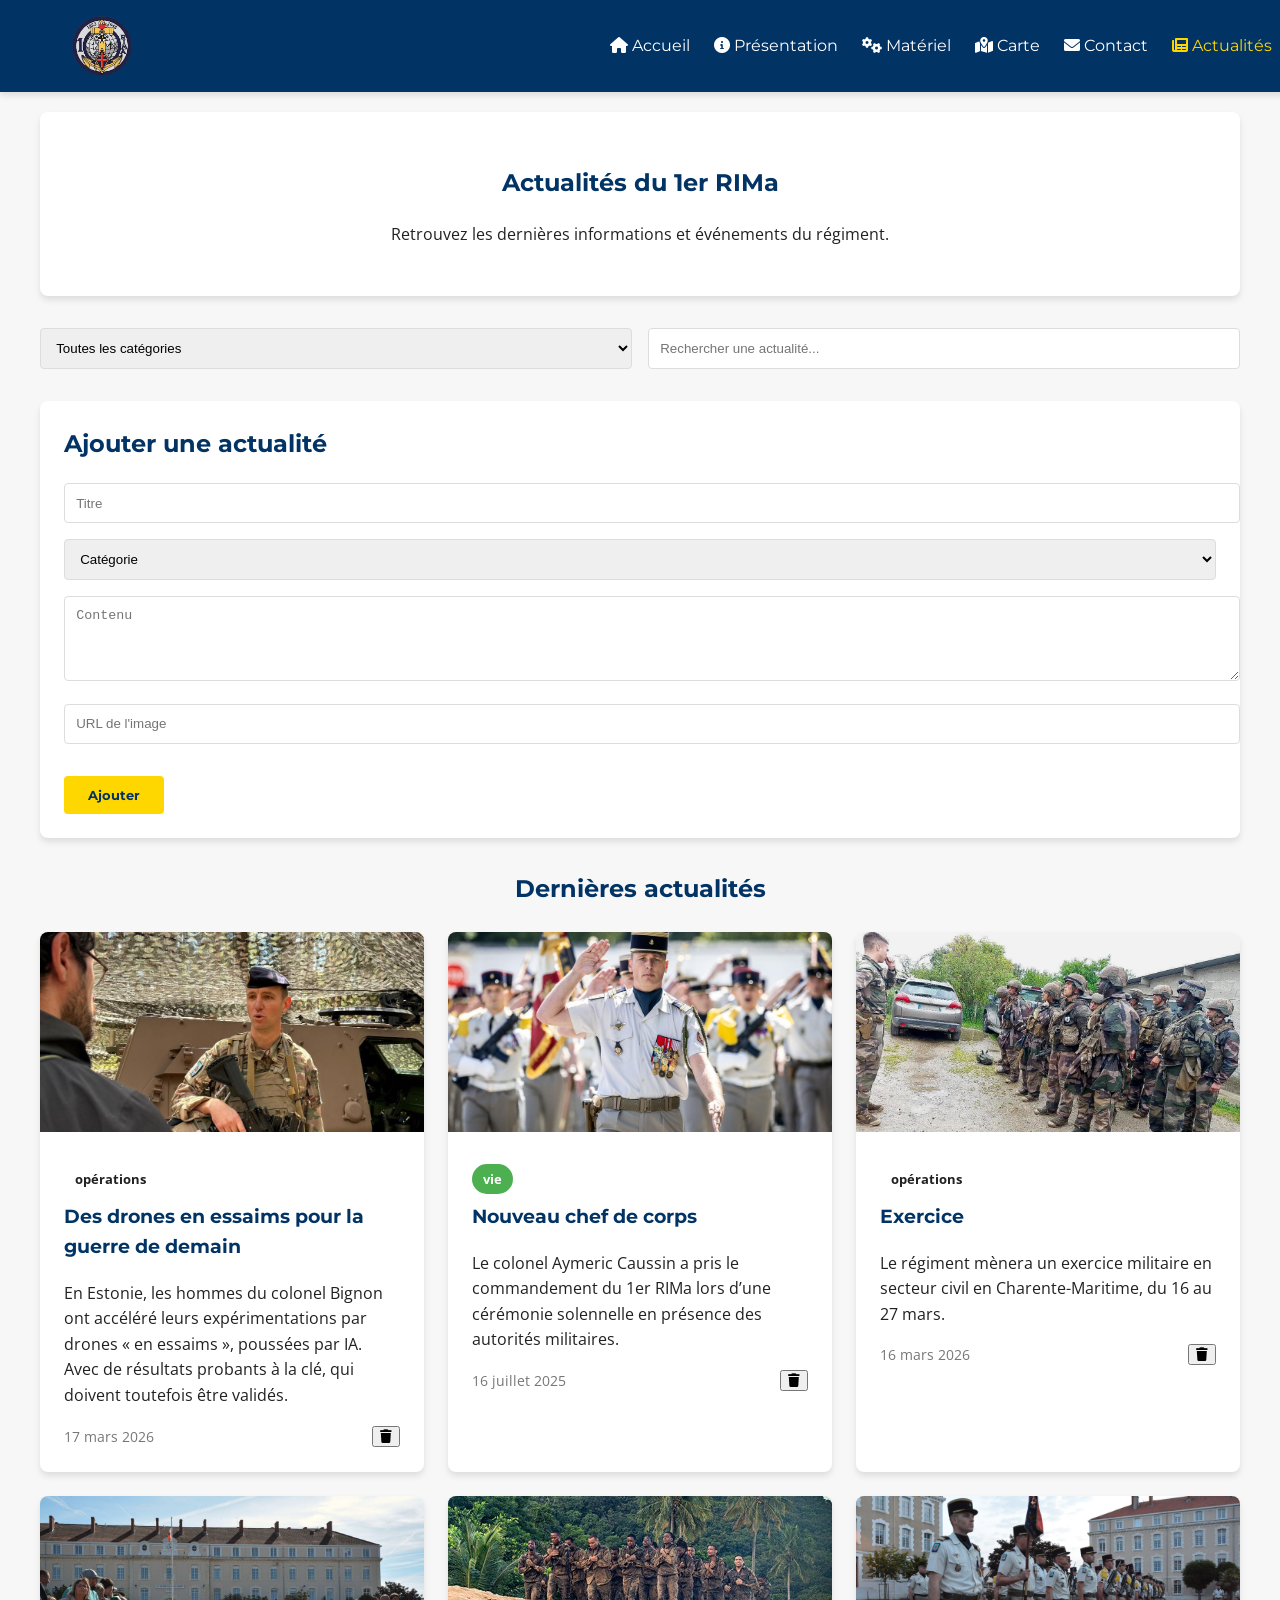
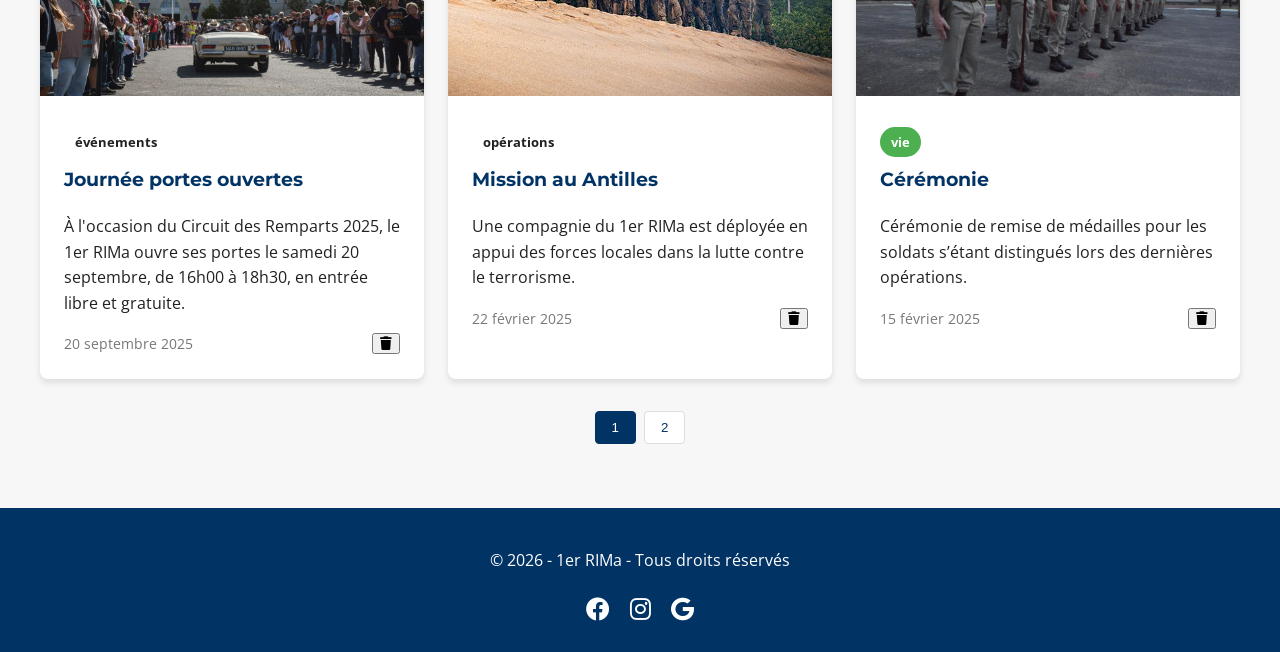
<file: actualites.html>
<!DOCTYPE html>
<html lang="fr">

<head>
    <meta charset="UTF-8">
    <meta name="viewport" content="width=device-width, initial-scale=1.0">
    <title>1er RIMa - Actualités</title>
    <link rel="stylesheet" href="assets/css/style.css">
    <link href="https://fonts.googleapis.com/css2?family=Montserrat:wght@400;700&family=Open+Sans&display=swap"
        rel="stylesheet">
    <link rel="stylesheet" href="https://cdnjs.cloudflare.com/ajax/libs/font-awesome/6.0.0/css/all.min.css">
    <link rel="icon" type="image/png" href="assets/img/logo-rima1.png"/>
</head>

<body>
    <header>
        <!-- En-tête avec logo et navigation -->
        <div class="header-content">
            <img src="assets/img/logo-rima1.png" alt="Logo 1er RIMa" class="logo">
            <nav>
                <ul>
                    <li><a href="index.html"><i class="fas fa-home"></i> Accueil</a></li>
                    <li><a href="presentation.html"><i class="fas fa-info-circle"></i> Présentation</a></li>
                    <li><a href="materiel.html"><i class="fa-solid fa-gears"></i> Matériel</a></li>
                    <li><a href="carte.html"><i class="fas fa-map-marked-alt"></i> Carte</a></li>
                    <li><a href="contact.html"><i class="fas fa-envelope"></i> Contact</a></li>
                    <li><a href="actualites.html" class="active"><i class="fas fa-newspaper"></i> Actualités</a></li>
                </ul>
            </nav>
        </div>
    </header>

    <main>
        <section class="page-header">
            <h1>Actualités du 1er RIMa</h1>
            <p>Retrouvez les dernières informations et événements du régiment.</p>
        </section>
        <!-- Section principale avec liste des actualités, formulaire d'ajout et filtres -->
        <section class="news-controls">
            <div class="news-filters">
                <select id="news-filter">
                    <option value="all">Toutes les catégories</option>
                    <option value="opérations">Opérations</option>
                    <option value="vie">Vie du régiment</option>
                    <option value="événements">Événements</option>
                </select>
                <input type="text" id="news-search" placeholder="Rechercher une actualité...">
            </div>
            <!-- Formulaire d'ajout d'une actualité -->
            <form id="add-news" class="add-news-form">
                <h2>Ajouter une actualité</h2>
                <input type="text" id="titre" placeholder="Titre" required>
                <select id="categorie" required>
                    <option value="">Catégorie</option>
                    <option value="opérations">Opérations</option>
                    <option value="vie">Vie du régiment</option>
                    <option value="événements">Événements</option>
                </select>
                <textarea id="contenu" placeholder="Contenu" rows="4" required></textarea>
                <input type="text" id="image" placeholder="URL de l'image">
                <button type="submit" class="btn btn-primary">Ajouter</button>
            </form>
        </section>
        <!-- Section de la liste des actualités avec pagination -->
        <section class="news-list">
            <h2>Dernières actualités</h2>
            <div id="news-grid"></div>
            <div id="pagination"></div>
        </section>
    </main>
</body>
    <footer>
        <p>&copy; 2026 - 1er RIMa - Tous droits réservés</p>
        <div class="social">
            <a
                href="https://www.google.com/url?sa=t&source=web&rct=j&opi=89978449&url=https://www.facebook.com/1rima.angouleme/%3Flocale%3Dfr_FR&ved=2ahUKEwiPndibvpyTAxVGTKQEHWU3MF8QFnoECCgQAQ&usg=AOvVaw1VVlHI4tHIR2O_pkS5MPee"><i
                    class="fab fa-facebook"></i></a>
            <a
                href="https://www.google.com/url?sa=t&source=web&rct=j&opi=89978449&url=https://www.instagram.com/1errima/&ved=2ahUKEwiNsKC7vpyTAxV7UaQEHWPlEs4QFnoECB0QAQ&usg=AOvVaw0V8v_R252Jy3zpr_zFeJng"><i
                    class="fab fa-instagram"></i></a>
            <a href="https://www.sengager.fr/tous-nos-regiments/1er-regiment-dinfanterie-de-marine"><i
                    class="fa-brands fa-google"></i></a>

        </div>
    </footer>
    <!-- Script pour la gestion des actualités -->
    <script src="assets/js/news.js"></script>


</html>
</file>
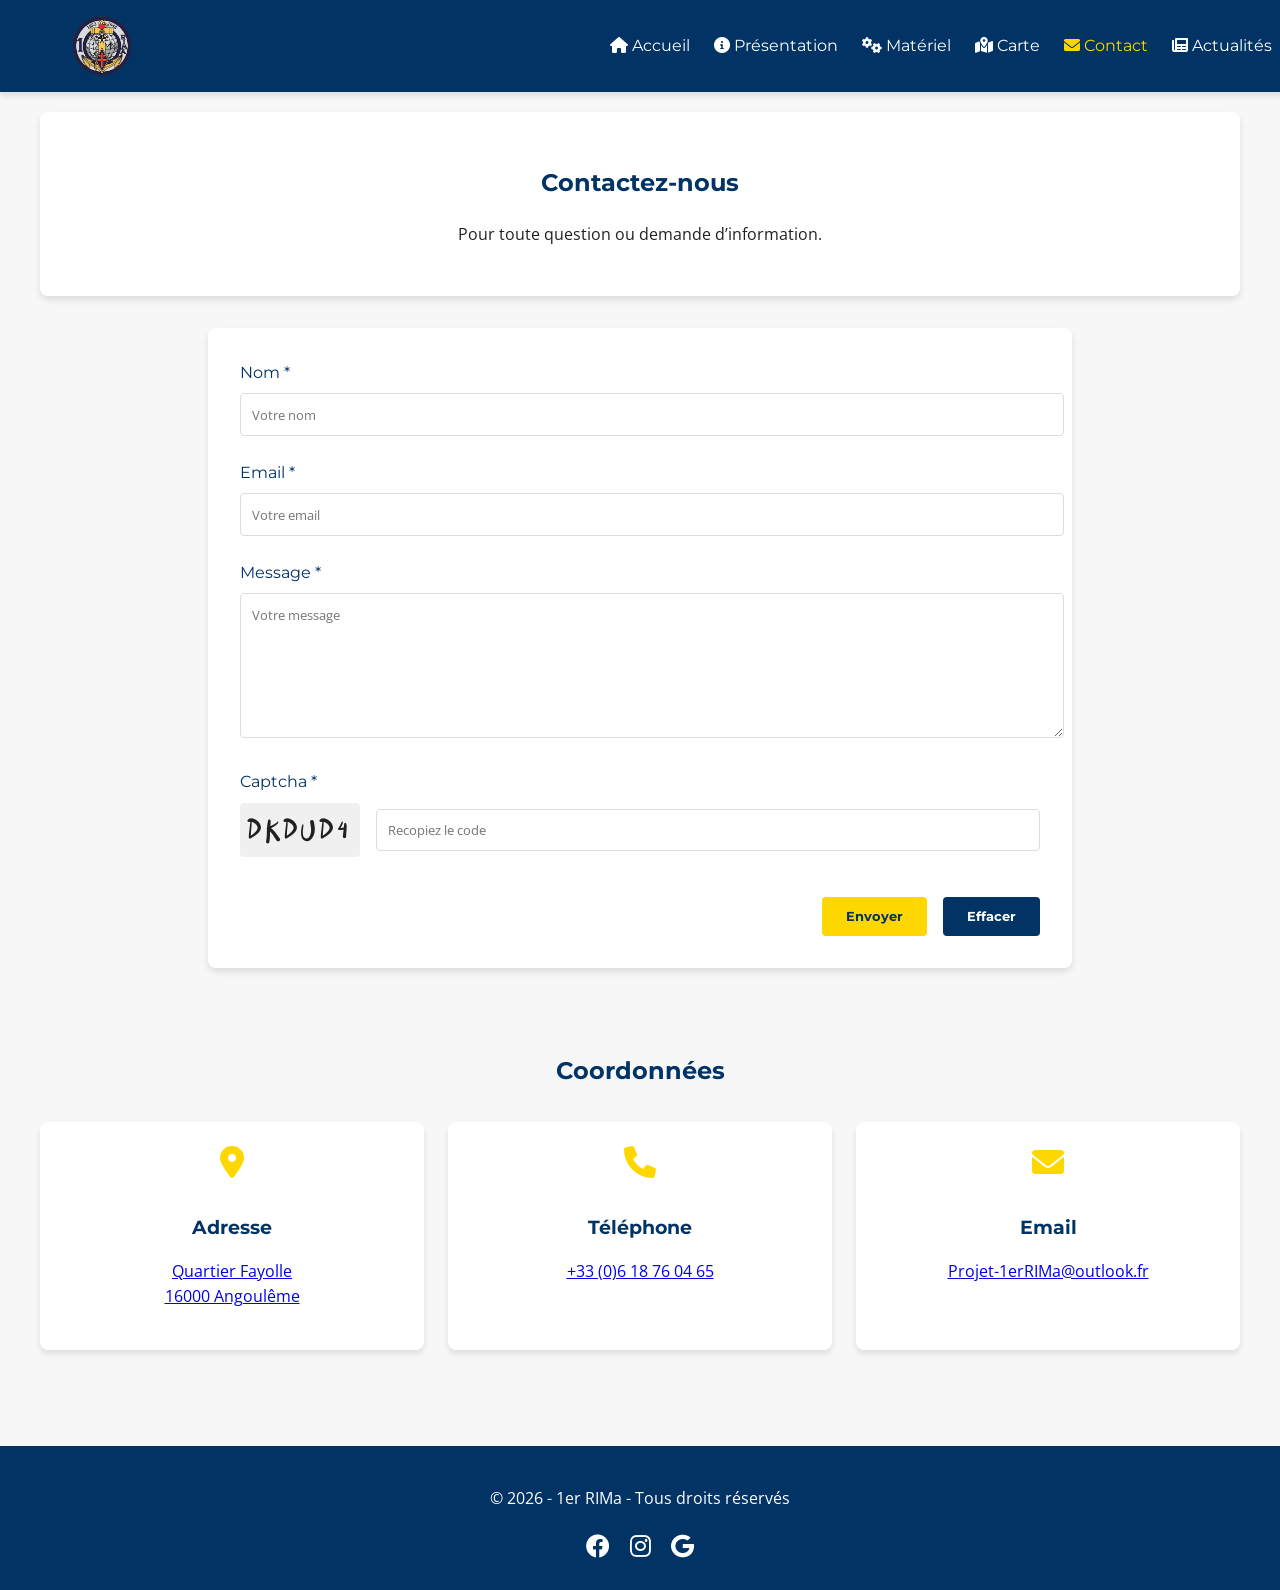
<file: contact.html>
<!DOCTYPE html>
<html lang="fr">

<head>
    <meta charset="UTF-8">
    <meta name="viewport" content="width=device-width, initial-scale=1.0">
    <title>1er RIMa - Contact</title>
    <link rel="stylesheet" href="assets/css/style.css">
    <link href="https://fonts.googleapis.com/css2?family=Montserrat:wght@400;700&family=Open+Sans&display=swap"
        rel="stylesheet">
    <link rel="stylesheet" href="https://cdnjs.cloudflare.com/ajax/libs/font-awesome/6.0.0/css/all.min.css">
    <link rel="icon" type="image/png" href="assets/img/logo-rima1.png"/>
</head>

<body>
    <!-- En-tête avec logo et navigation -->
    <header>
        <div class="header-content">
            <img src="assets/img/logo-rima1.png" alt="Logo 1er RIMa" class="logo">
            <nav>
                <ul>
                    <li><a href="index.html"><i class="fas fa-home"></i> Accueil</a></li>
                    <li><a href="presentation.html"><i class="fas fa-info-circle"></i> Présentation</a></li>
                    <li><a href="materiel.html"><i class="fa-solid fa-gears"></i> Matériel</a></li>
                    <li><a href="carte.html"><i class="fas fa-map-marked-alt"></i> Carte</a></li>
                    <li><a href="contact.html" class="active"><i class="fas fa-envelope"></i> Contact</a></li>
                    <li><a href="actualites.html"><i class="fas fa-newspaper"></i> Actualités</a></li>
                </ul>
            </nav>
        </div>
    </header>
    <!-- Section principale avec formulaire de contact et coordonnées -->
    <main>
        <section class="page-header">
            <h1>Contactez-nous</h1>
            <p>Pour toute question ou demande d’information.</p>
        </section>
        <!-- Formulaire de contact avec validation et message de succès -->
        <section class="contact-form">
            <form id="contact-form">
                <div class="form-group">
                    <label for="nom">Nom *</label>
                    <input type="text" id="nom" placeholder="Votre nom" required>
                    <span class="error-message"></span>
                </div>
                <div class="form-group">
                    <label for="email">Email *</label>
                    <input type="email" id="email" placeholder="Votre email" required>
                    <span class="error-message"></span>
                </div>
                <div class="form-group">
                    <label for="message">Message *</label>
                    <textarea id="message" placeholder="Votre message" rows="5" required></textarea>
                    <span class="error-message"></span>
                </div>
                <div class="form-group">
                    <label for="captcha">Captcha *</label>
                    <div class="captcha-container">
                        <span id="captcha-text" class="captcha-text"></span>
                        <input type="text" id="captcha" placeholder="Recopiez le code" required>
                    </div>
                    <span class="error-message"></span>
                </div>
                <div class="form-actions">
                    <button type="submit" class="btn btn-primary">Envoyer</button>
                    <button type="reset" class="btn btn-secondary">Effacer</button>
                </div>
            </form>
            <div id="success-message" class="success-message hidden">
                <i class="fas fa-check-circle"></i>
                <h2>Message envoyé avec succès !</h2>
                <p>Nous vous répondrons dans les plus brefs délais.</p>
            </div>
        </section>
        <!-- Section avec les coordonnées du régiment -->
        <section class="contact-info">
            <h2>Coordonnées</h2>
            <div class="info-grid">
                <div class="info-card">
                    <i class="fas fa-map-marker-alt"></i>
                    <h3>Adresse</h3>
                    <p><a href="https://maps.app.goo.gl/d31cfvhTEdwEM3AKA" >Quartier Fayolle<br>16000 Angoulême</a></p>
                </div>
                <div class="info-card">
                    <i class="fas fa-phone"></i>
                    <h3>Téléphone</h3>
                    <p><a href="tel:0618760465">+33 (0)6 18 76 04 65</a></p>
                </div>
                <div class="info-card">
                    <i class="fas fa-envelope"></i>
                    <h3>Email</h3>
                    <p><a href="mailto:Projet-1erRIMa@outlook.fr">Projet-1erRIMa@outlook.fr</a></p>
                </div>
            </div>
        </section>
    </main>
   </body>
    <footer>
        <p>&copy; 2026 - 1er RIMa - Tous droits réservés</p>
        <div class="social">
            <a
                href="https://www.google.com/url?sa=t&source=web&rct=j&opi=89978449&url=https://www.facebook.com/1rima.angouleme/%3Flocale%3Dfr_FR&ved=2ahUKEwiPndibvpyTAxVGTKQEHWU3MF8QFnoECCgQAQ&usg=AOvVaw1VVlHI4tHIR2O_pkS5MPee"><i
                    class="fab fa-facebook"></i></a>
            <a
                href="https://www.google.com/url?sa=t&source=web&rct=j&opi=89978449&url=https://www.instagram.com/1errima/&ved=2ahUKEwiNsKC7vpyTAxV7UaQEHWPlEs4QFnoECB0QAQ&usg=AOvVaw0V8v_R252Jy3zpr_zFeJng"><i
                    class="fab fa-instagram"></i></a>
            <a href="https://www.sengager.fr/tous-nos-regiments/1er-regiment-dinfanterie-de-marine"><i
                    class="fa-brands fa-google"></i></a>

           
        </div>
      
    </footer>

    <script src="assets/js/contact.js"></script>


</html>
</file>
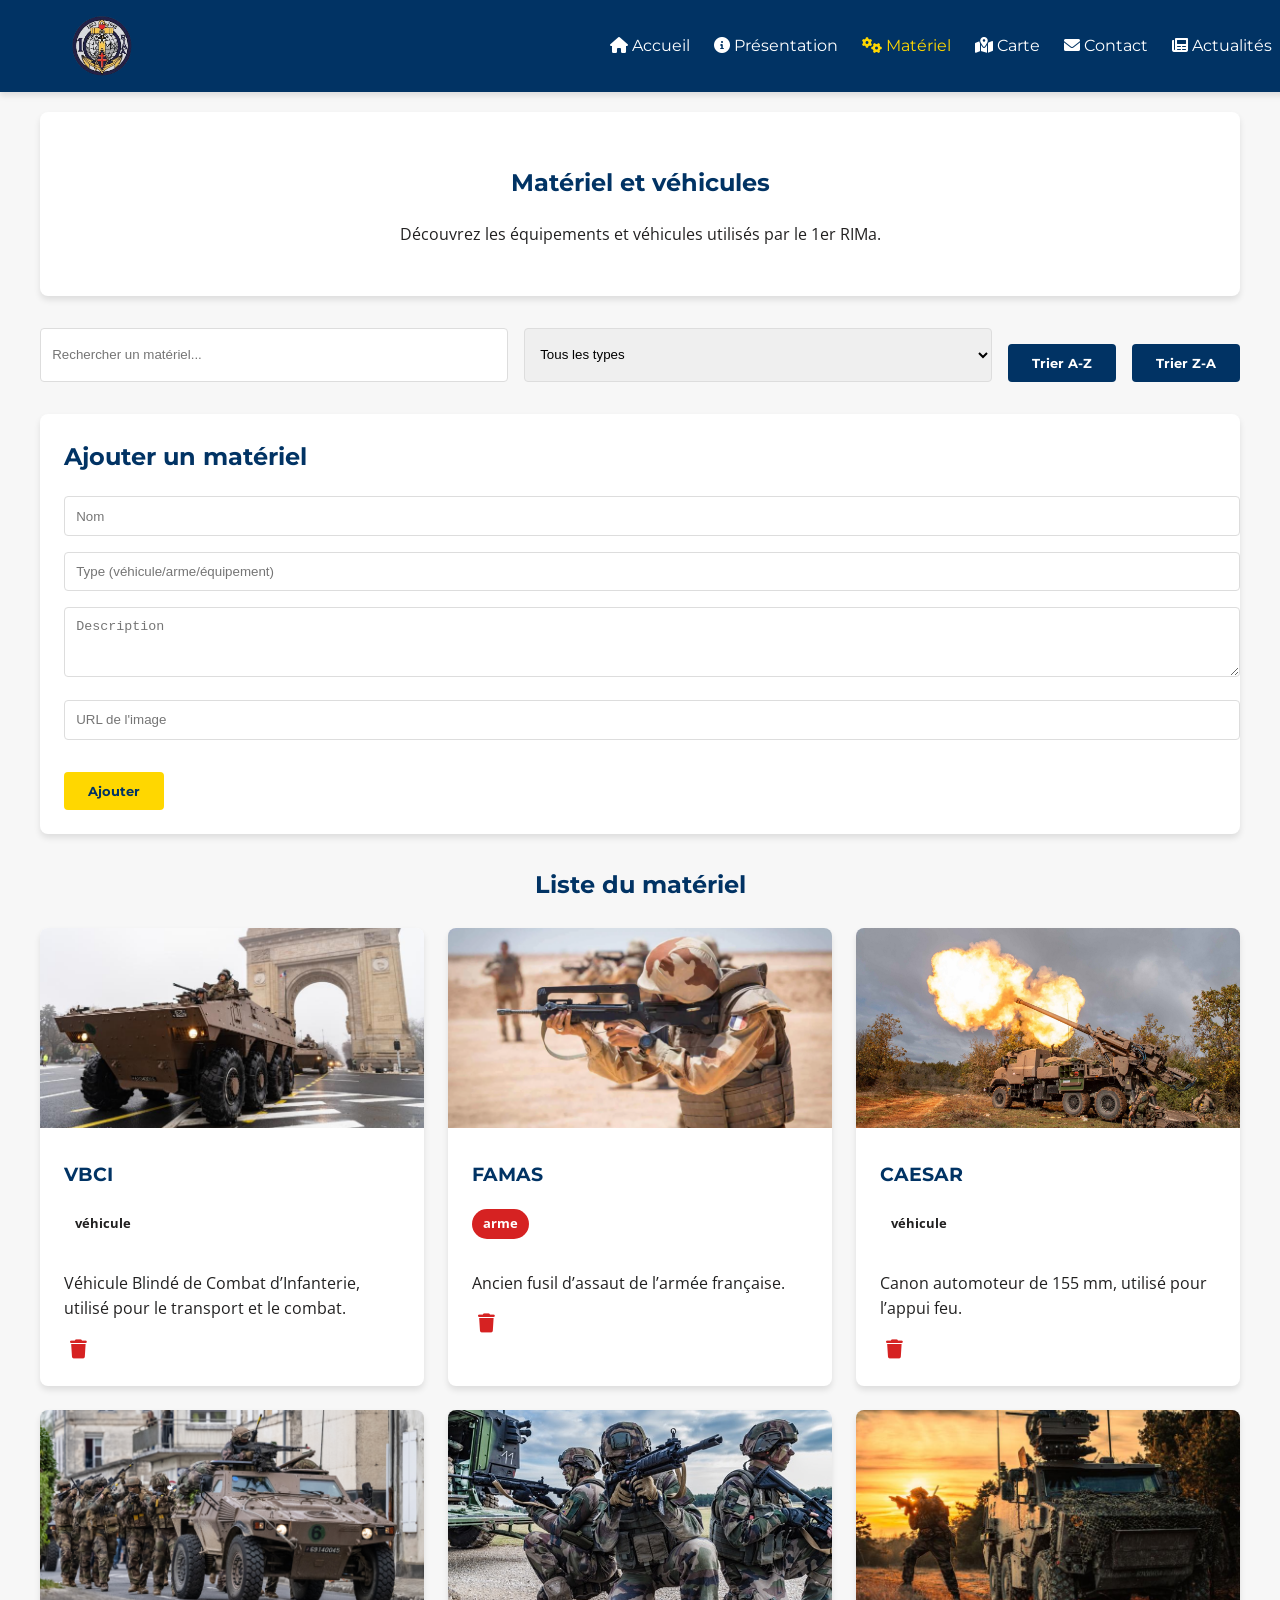
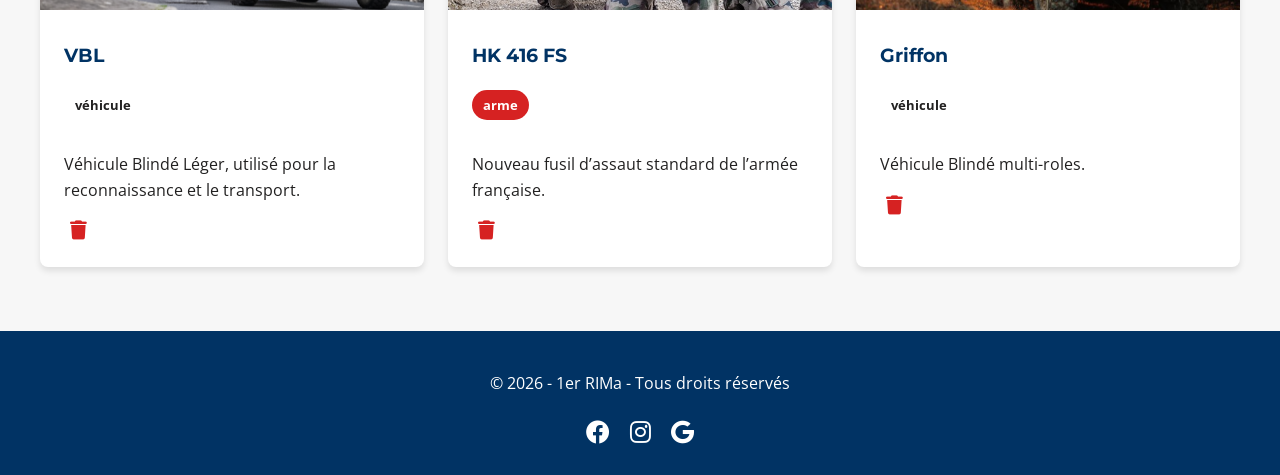
<file: materiel.html>
<!DOCTYPE html>
<html lang="fr">

<head>
    <meta charset="UTF-8">
    <meta name="viewport" content="width=device-width, initial-scale=1.0">
    <title>1er RIMa - Matériel</title>
    <link rel="stylesheet" href="assets/css/style.css">
    <link href="https://fonts.googleapis.com/css2?family=Montserrat:wght@400;700&family=Open+Sans&display=swap"
        rel="stylesheet">
    <link rel="stylesheet" href="https://cdnjs.cloudflare.com/ajax/libs/font-awesome/6.0.0/css/all.min.css">
    <link rel="icon" type="image/png" href="assets/img/logo-rima1.png"/>
</head>

<body>
    <!-- En-tête avec logo et navigation -->
    <header>
        <div class="header-content">
            <img src="assets/img/logo-rima1.png" alt="Logo 1er RIMa" class="logo">
            <nav>
                <ul>
                    <li><a href="index.html"><i class="fas fa-home"></i> Accueil</a></li>
                    <li><a href="presentation.html"><i class="fas fa-info-circle"></i> Présentation</a></li>
                    <li><a href="materiel.html" class="active"><i class="fa-solid fa-gears"></i></i> Matériel</a></li>
                    <li><a href="carte.html"><i class="fas fa-map-marked-alt"></i> Carte</a></li>
                    <li><a href="contact.html"><i class="fas fa-envelope"></i> Contact</a></li>
                    <li><a href="actualites.html"><i class="fas fa-newspaper"></i> Actualités</a></li>
                </ul>
            </nav>
        </div>
    </header>
    <!-- Section principale avec liste du matériel, formulaire d'ajout et filtres -->
    <main>
        <section class="page-header">
            <h1>Matériel et véhicules</h1>
            <p>Découvrez les équipements et véhicules utilisés par le 1er RIMa.</p>
        </section>

        <section class="materiel-controls">
            <div class="search-filter">
                <input type="text" id="search" placeholder="Rechercher un matériel...">
                <select id="filter-type">
                    <option value="all">Tous les types</option>
                    <option value="véhicule">Véhicules</option>
                    <option value="arme">Armes</option>
                    <option value="équipement">Équipements</option>
                </select>
                <!-- Boutons de tri -->
                <button id="sort-az" class="btn btn-secondary">Trier A-Z</button>
                <button id="sort-za" class="btn btn-secondary">Trier Z-A</button>
            </div>
            <!-- Formulaire d'ajout de matériel -->
            <form id="add-materiel" class="add-form">
                <h2>Ajouter un matériel</h2>
                <input type="text" id="nom" placeholder="Nom" required>
                <input type="text" id="type" placeholder="Type (véhicule/arme/équipement)" required>
                <textarea id="description" placeholder="Description" rows="3"></textarea>
                <input type="text" id="image" placeholder="URL de l'image">
                <button type="submit" class="btn btn-primary">Ajouter</button>
            </form>
        </section>

        <section class="materiel-list">
            <h2>Liste du matériel</h2>
            <div id="materiel-grid"></div>
        </section>
    </main>
 </body>
    <footer>
        <p>&copy; 2026 - 1er RIMa - Tous droits réservés</p>
        <div class="social">
            <a
                href="https://www.google.com/url?sa=t&source=web&rct=j&opi=89978449&url=https://www.facebook.com/1rima.angouleme/%3Flocale%3Dfr_FR&ved=2ahUKEwiPndibvpyTAxVGTKQEHWU3MF8QFnoECCgQAQ&usg=AOvVaw1VVlHI4tHIR2O_pkS5MPee"><i
                    class="fab fa-facebook"></i></a>
            <a
                href="https://www.google.com/url?sa=t&source=web&rct=j&opi=89978449&url=https://www.instagram.com/1errima/&ved=2ahUKEwiNsKC7vpyTAxV7UaQEHWPlEs4QFnoECB0QAQ&usg=AOvVaw0V8v_R252Jy3zpr_zFeJng"><i
                    class="fab fa-instagram"></i></a>
            <a href="https://www.sengager.fr/tous-nos-regiments/1er-regiment-dinfanterie-de-marine"><i
                    class="fa-brands fa-google"></i></a>

        </div>
       
    </footer>
    <!-- Script pour la gestion du matériel -->
    <script src="assets/js/materiel.js"></script>


</html>
</file>
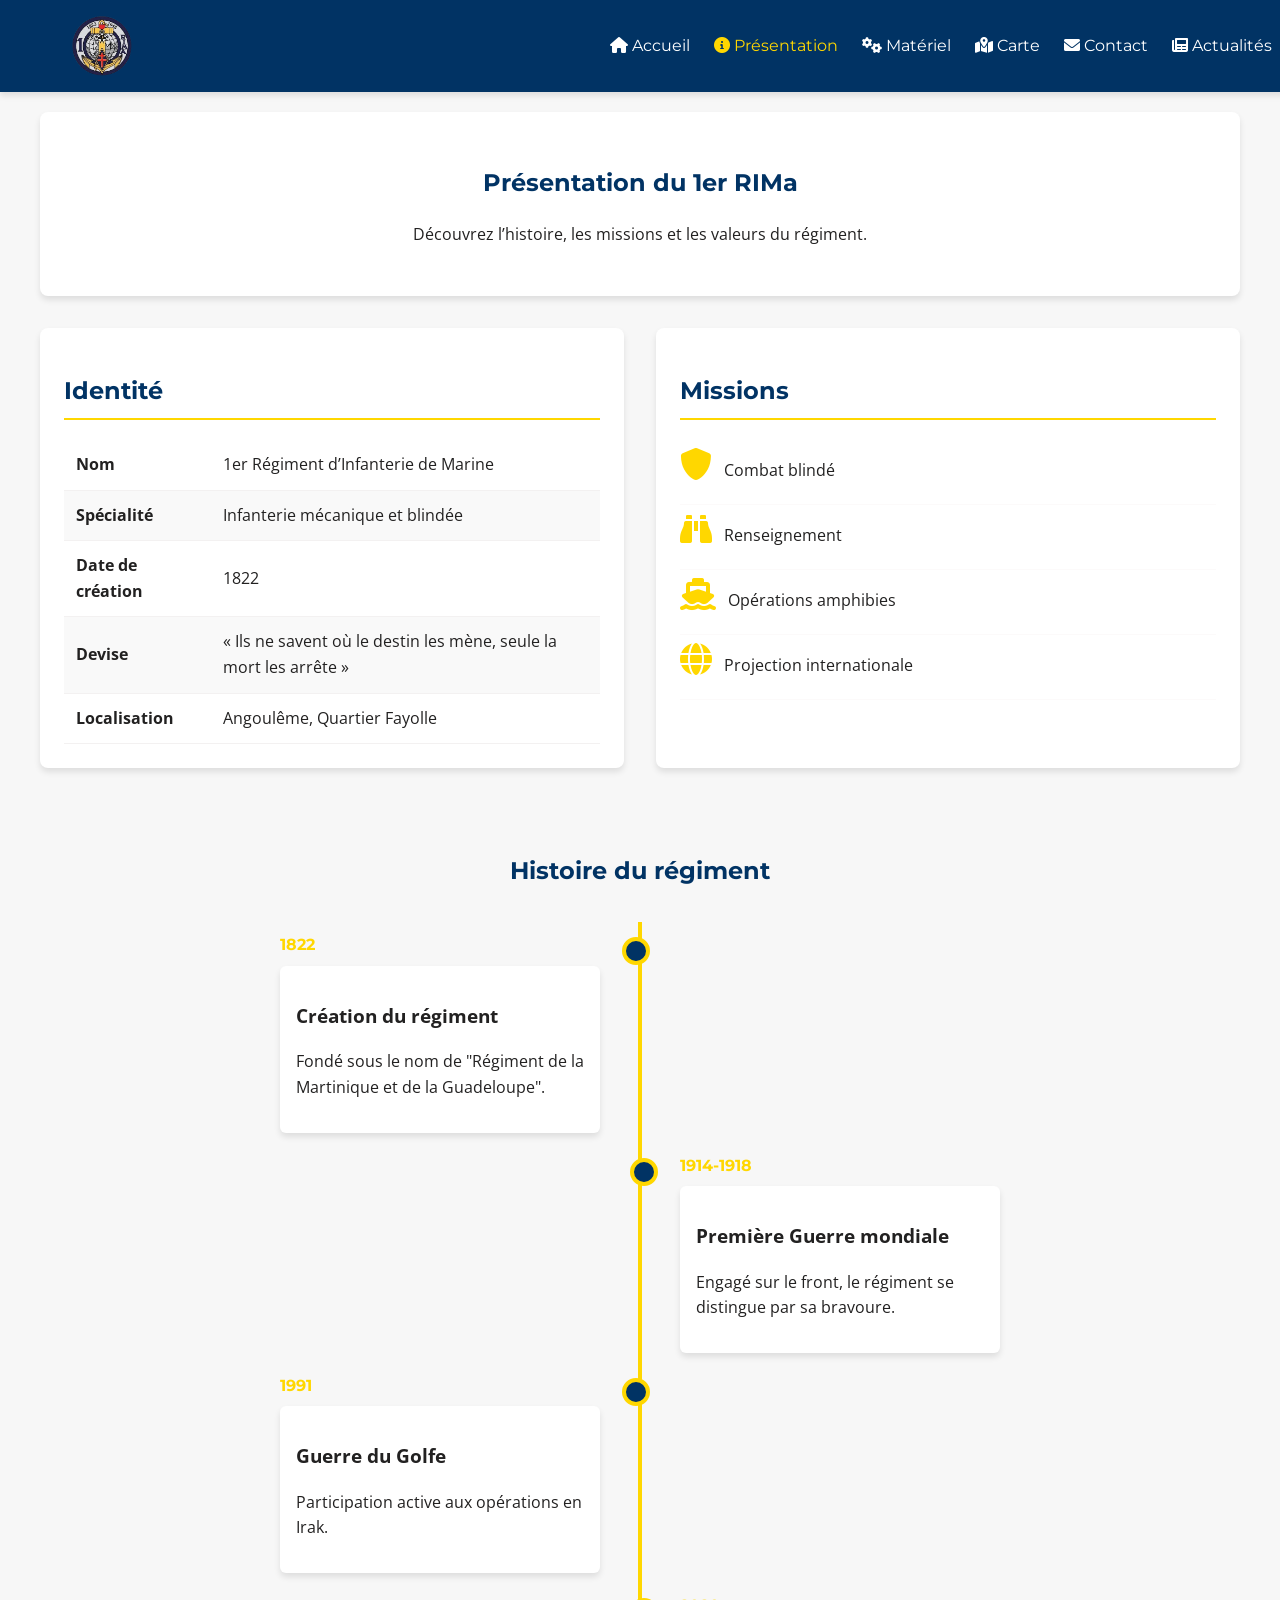
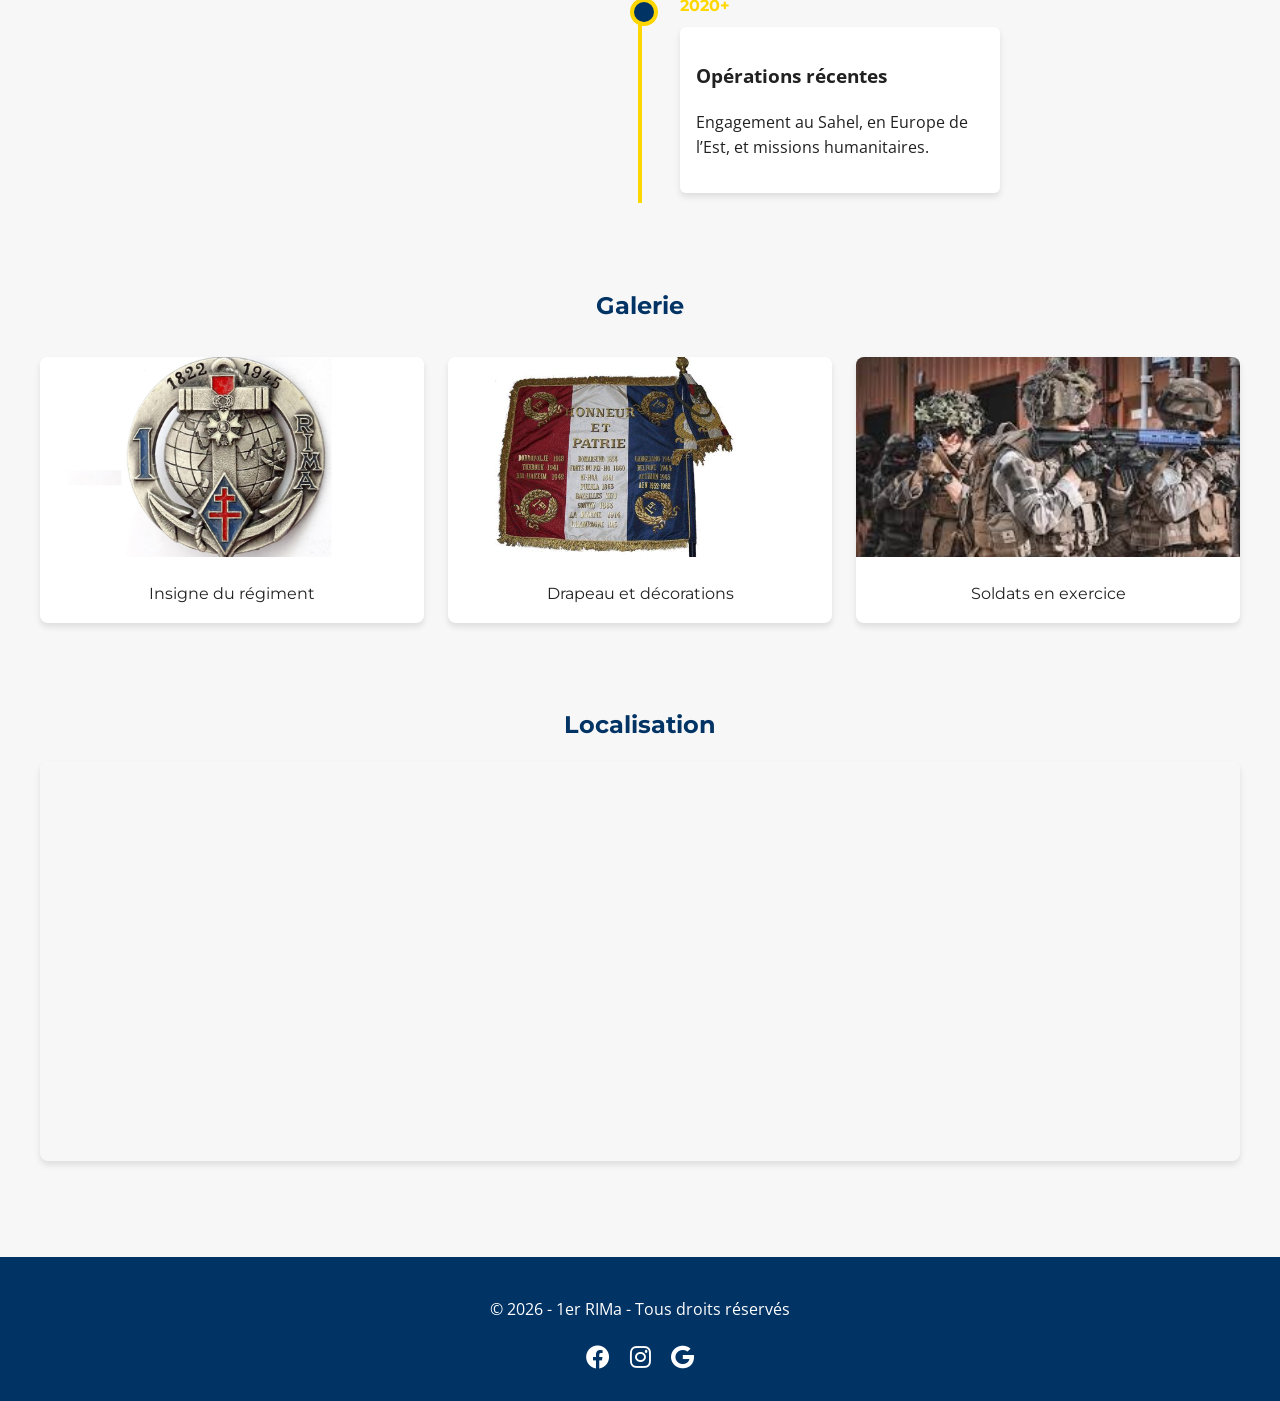
<file: presentation.html>
<!DOCTYPE html>
<html lang="fr">

<head>
    <meta charset="UTF-8">
    <meta name="viewport" content="width=device-width, initial-scale=1.0">
    <title>1er RIMa - Présentation</title>
    <link rel="stylesheet" href="assets/css/style.css">
    <link href="https://fonts.googleapis.com/css2?family=Montserrat:wght@400;700&family=Open+Sans&display=swap"
        rel="stylesheet">
    <link rel="stylesheet" href="https://cdnjs.cloudflare.com/ajax/libs/font-awesome/6.0.0/css/all.min.css">
    <link rel="icon" type="image/png" href="assets/img/logo-rima1.png"/>
</head>

<body>
    <!-- En-tête avec logo et navigation -->
    <header>
        <div class="header-content">
            <img src="assets/img/logo-rima1.png" alt="Logo 1er RIMa" class="logo">
            <nav>
                <ul>
                    <li><a href="index.html"><i class="fas fa-home"></i> Accueil</a></li>
                    <li><a href="presentation.html" class="active"><i class="fas fa-info-circle"></i> Présentation</a>
                    </li>
                    <li><a href="materiel.html"><i class="fa-solid fa-gears"></i> Matériel</a></li>
                    <li><a href="carte.html"><i class="fas fa-map-marked-alt"></i> Carte</a></li>
                    <li><a href="contact.html"><i class="fas fa-envelope"></i> Contact</a></li>
                    <li><a href="actualites.html"><i class="fas fa-newspaper"></i> Actualités</a></li>
                </ul>
            </nav>
        </div>
    </header>

    <main>
        <!-- Section principale avec présentation du régiment, histoire, missions et galerie -->
        <section class="page-header">
            <h1>Présentation du 1er RIMa</h1>
            <p>Découvrez l’histoire, les missions et les valeurs du régiment.</p>
        </section>

        <section class="unit-info">
            <div class="info-card">
                <h2>Identité</h2>
                <table>
                    <tr>
                        <th>Nom</th>
                        <td>1er Régiment d’Infanterie de Marine</td>
                    </tr>
                    <tr>
                        <th>Spécialité</th>
                        <td>Infanterie mécanique et blindée</td>
                    </tr>
                    <tr>
                        <th>Date de création</th>
                        <td>1822</td>
                    </tr>
                    <tr>
                        <th>Devise</th>
                        <td>« Ils ne savent où le destin les mène, seule la mort les arrête »</td>
                    </tr>
                    <tr>
                        <th>Localisation</th>
                        <td>Angoulême, Quartier Fayolle</td>
                    </tr>
                </table>
            </div>
            <div class="info-card">
                <h2>Missions</h2>
                <ul class="missions">
                    <!-- Liste des missions du régiment -->
                    <li><i class="fas fa-shield-alt"></i> Combat blindé</li>
                    <li><i class="fas fa-binoculars"></i> Renseignement</li>
                    <li><i class="fas fa-ship"></i> Opérations amphibies</li>
                    <li><i class="fas fa-globe"></i> Projection internationale</li>
                </ul>
            </div>
        </section>
        <!-- Section de l'historique du régiment -->
        <section class="timeline">
            <h2>Histoire du régiment</h2>
            <div class="timeline-container">
                <div class="timeline-item">
                    <div class="timeline-date">1822</div>
                    <div class="timeline-content">
                        <h3>Création du régiment</h3>
                        <p>Fondé sous le nom de "Régiment de la Martinique et de la Guadeloupe".</p>
                    </div>
                </div>
                <div class="timeline-item">
                    <div class="timeline-date">1914-1918</div>
                    <div class="timeline-content">
                        <h3>Première Guerre mondiale</h3>
                        <p>Engagé sur le front, le régiment se distingue par sa bravoure.</p>
                    </div>
                </div>
                <div class="timeline-item">
                    <div class="timeline-date">1991</div>
                    <div class="timeline-content">
                        <h3>Guerre du Golfe</h3>
                        <p>Participation active aux opérations en Irak.</p>
                    </div>
                </div>
                <div class="timeline-item">
                    <div class="timeline-date">2020+</div>
                    <div class="timeline-content">
                        <h3>Opérations récentes</h3>
                        <p>Engagement au Sahel, en Europe de l’Est, et missions humanitaires.</p>
                    </div>
                </div>
            </div>
        </section>
        <!-- Section de la galerie d'images du régiment -->
        <section class="gallery">
            <h2>Galerie</h2>
            <div class="gallery-grid">
                <div class="gallery-item">
                    <img src="assets/img/insigne-rima.jpg" alt="Insigne du 1er RIMa">
                    <p>Insigne du régiment</p>
                </div>
                <div class="gallery-item">
                    <img src="assets/img/drapeau-rima.jpg" alt="Drapeau du 1er RIMa">
                    <p>Drapeau et décorations</p>
                </div>
                <div class="gallery-item">
                    <img src="assets/img/soldats-rima.jpg" alt="Soldats du 1er RIMa">
                    <p>Soldats en exercice</p>
                </div>
            </div>
        </section>
        <!-- Section de la carte de localisation du régiment -->
        <section class="map">
            <h2>Localisation</h2>
            <div class="map-container">
                <iframe
                    src="https://www.google.com/maps/embed?pb=!1m18!1m12!1m3!1d2789.3127573671436!2d0.17284377642486914!3d45.64454062138773!2m3!1f0!2f0!3f0!3m2!1i1024!2i768!4f13.1!3m3!1m2!1s0x47fe325dc7ec545f%3A0x7e32703a4a424fa4!2s1er%20r%C3%A9giment%20d&#39;infanterie%20de%20marine%20(1er%20RIMa)!5e0!3m2!1sfr!2sfr!4v1773732021140!5m2!1sfr!2sfr"
                    width="600" height="450" style="border:0;" allowfullscreen="" loading="lazy"
                    referrerpolicy="no-referrer-when-downgrade" width="600" height="450" style="border:0;"
                    allowfullscreen="" loading="lazy"></iframe>
            </div>
        </section>
    </main>
  </body>
    <footer>
        <p>&copy; 2026 - 1er RIMa - Tous droits réservés</p>
        <div class="social">
            <a
                href="https://www.google.com/url?sa=t&source=web&rct=j&opi=89978449&url=https://www.facebook.com/1rima.angouleme/%3Flocale%3Dfr_FR&ved=2ahUKEwiPndibvpyTAxVGTKQEHWU3MF8QFnoECCgQAQ&usg=AOvVaw1VVlHI4tHIR2O_pkS5MPee"><i
                    class="fab fa-facebook"></i></a>
            <a
                href="https://www.google.com/url?sa=t&source=web&rct=j&opi=89978449&url=https://www.instagram.com/1errima/&ved=2ahUKEwiNsKC7vpyTAxV7UaQEHWPlEs4QFnoECB0QAQ&usg=AOvVaw0V8v_R252Jy3zpr_zFeJng"><i
                    class="fab fa-instagram"></i></a>
            <a href="https://www.sengager.fr/tous-nos-regiments/1er-regiment-dinfanterie-de-marine"><i
                    class="fa-brands fa-google"></i></a>

        </div>
      
    </footer>
    <!-- Script pour les interactions de la page de présentation -->
    <script src="assets/js/main.js"></script>


</html>
</file>
<file: assets/css/style.css>
/* style.css - Styles globaux pour le site du 1er RIMa */
:root {
    --primary: #013364;
    --secondary: #FFD700;
    --light: #f7f7f7;
    --dark: #222121;
    --danger: #d62222;
    --shadow: 0 4px 6px rgba(0, 0, 0, 0.1);
    --transition: all 0.3s ease;
}

/* Styles de base pour le corps et les éléments globaux */
body {
    font-family: 'Open Sans', sans-serif;
    background-color: var(--light);
    color: var(--dark);
    margin: 0;
    padding: 0;
    line-height: 1.6;
}

/* Styles pour l'en-tête et la navigation */
header {
    background-color: var(--primary);
    color: white;
    padding: 1rem 2rem;
    box-shadow: var(--shadow);
    position: fixed;
    width: 100%;
    z-index: 1000;
    top: 0px ;
}

/* Conteneur pour le contenu de l'en-tête avec logo et navigation */
.header-content {
    display: flex;
    justify-content: space-between;
    align-items: center;
    max-width: 1200px;
    margin: 0 auto;
}

/* Style pour le logo du régiment dans l'en-tête */
.logo {
    height: 60px;
}

/* Styles pour la navigation principale */
nav ul {
    display: flex;
    list-style: none;
    gap: 1.5rem;
}

/* Styles pour les liens de navigation */
nav a {
    color: white;
    text-decoration: none;
    font-family: 'Montserrat', sans-serif;
    transition: var(--transition);
}

/* Styles pour les liens de navigation au survol et lorsqu'ils sont actifs */
nav a:hover,
nav a.active {
    color: var(--secondary);
}

/* Styles pour le contenu principal de chaque page */
main {
    margin-top: 80px;
    padding: 2rem;
    max-width: 1200px;
    margin-left: auto;
    margin-right: auto;
}

/* Styles pour la section héroïque avec image de fond */
.hero {
    text-align: center;
    padding: 4rem 0;
    background: linear-gradient(rgba(0, 51, 102, 0.8), rgba(0, 51, 102, 0.8)), url('assets/img/hero-bg.jpg');
    background-size: cover;
    color: white;
    border-radius: 8px;
    margin-bottom: 2rem;
}

/* Styles pour le titre de la section héroïque */
.hero h1 {
    font-family: 'Montserrat', sans-serif;
    font-size: 2.5rem;
    margin-bottom: 1rem;
}

/* Styles pour le paragraphe de la section héroïque */
.btn {
    display: inline-block;
    padding: 0.7rem 1.5rem;
    border: none;
    border-radius: 4px;
    cursor: pointer;
    font-family: 'Montserrat', sans-serif;
    font-weight: bold;
    transition: var(--transition);
    text-decoration: none;
    margin-top: 1rem;
}

/* Styles pour les boutons primaires et secondaires avec effets au survol */
.btn-primary {
    background-color: var(--secondary);
    color: var(--primary);
}

/* Styles pour les boutons primaires au survol */
.btn-primary:hover {
    background-color: var(--primary);
    color: white;
}

/* Styles pour les boutons secondaires et leurs effets au survol */
.btn-secondary {
    background-color: var(--primary);
    color: white;
}

/* Styles pour les boutons secondaires au survol */
.btn-secondary:hover {
    background-color: var(--secondary);
    color: var(--primary);
}

/* Classe utilitaire pour masquer les éléments */
.hidden {
    display: none;
}

/* Styles pour la section des statistiques avec grille responsive */
.stats {
    padding: 2rem 0;
    text-align: center;
}

/* Styles pour le titre de la section des statistiques */
.stats h2 {
    font-family: 'Montserrat', sans-serif;
    color: var(--primary);
    margin-bottom: 2rem;
}

/* Styles pour la grille des statistiques avec colonnes adaptatives */
.stats-grid {
    display: grid;
    grid-template-columns: repeat(auto-fit, minmax(200px, 1fr));
    gap: 1.5rem;
}

/* Styles pour les cartes de statistiques avec effets au survol */
.stat-card {
    background: white;
    padding: 1.5rem;
    border-radius: 8px;
    box-shadow: var(--shadow);
    transition: var(--transition);
}

/* Styles pour les cartes de statistiques au survol */
.stat-card:hover {
    transform: translateY(-5px);
    box-shadow: 0 6px 12px rgba(0, 0, 0, 0.15);
}

/* Styles pour les icônes dans les cartes de statistiques */
.stat-card i {
    font-size: 2rem;
    color: var(--secondary);
    margin-bottom: 1rem;
}

/* Styles pour les titres dans les cartes de statistiques */
.stat-card h3 {
    font-family: 'Montserrat', sans-serif;
    color: var(--primary);
}

/* Styles pour les valeurs dans les cartes de statistiques */
.slider {
    position: relative;
    height: 600px;
    overflow: hidden;
    margin-bottom: 2rem;
    border-radius: 8px;
}

/* Styles pour les diapositives du slider avec effets de transition */
.slide {
    position: absolute;
    width: 100%;
    height: 100%;
    background-size: cover;
    background-position: center;
    opacity: 0;
    transition: opacity 1s ease-in-out;
}

/* Styles pour la diapositive active du slider */
.slide.active {
    opacity: 1;
}

/* Styles pour les boutons de navigation du slider */
.slide-btn {
    position: absolute;
    top: 50%;
    transform: translateY(-50%);
    background: rgba(0, 0, 0, 0.5);
    color: white;
    border: none;
    padding: 1rem;
    cursor: pointer;
    z-index: 10;
    border-radius: 50%;
    width: 50px;
    height: 50px;
    display: flex;
    align-items: center;
    justify-content: center;
}

/* Styles pour les boutons de navigation du slider (précédent et suivant) */
.slide-btn.prev {
    left: 1rem;
}

.slide-btn.next {
    right: 1rem;
}

/* Styles pour la section de prévisualisation des actualités */
.news-preview {
    padding: 2rem 0;
    text-align: center;
}

/* Styles pour le titre de la section de prévisualisation des actualités */
footer {
    background-color: var(--primary);
    color: white;
    text-align: center;
    padding: 1.5rem;
    margin-top: 2rem;
}

/* Styles pour les liens sociaux dans le pied de page */
.social {
    margin-top: 1rem;
}

/* Styles pour les liens sociaux avec effets au survol */
.social a {
    color: white;
    margin: 0 0.5rem;
    font-size: 1.5rem;
    transition: var(--transition);
}

/* Styles pour les liens sociaux au survol */
.social a:hover {
    color: var(--secondary);
}

/* Styles pour la section de contact avec formulaire */
.page-header {
    text-align: center;
    padding: 2rem 0;
    background-color: white;
    border-radius: 8px;
    margin-bottom: 2rem;
    box-shadow: var(--shadow);
}

/* Styles pour le titre de la section de contact */
.page-header h1 {
    font-family: 'Montserrat', sans-serif;
    color: var(--primary);
}

/* Styles pour le paragraphe de la section de contact */
.unit-info {
    display: grid;
    grid-template-columns: repeat(auto-fit, minmax(300px, 1fr));
    gap: 2rem;
    margin-bottom: 2rem;
}

/* Styles pour les cartes d'information sur les unités avec effets au survol */
.info-card {
    background: white;
    padding: 1.5rem;
    border-radius: 8px;
    box-shadow: var(--shadow);
}

/* Styles pour les cartes d'information sur les unités au survol */
.info-card h2 {
    font-family: 'Montserrat', sans-serif;
    color: var(--primary);
    border-bottom: 2px solid var(--secondary);
    padding-bottom: 0.5rem;
}

/* Styles pour les tableaux d'information sur les unités */
table {
    width: 100%;
    border-collapse: collapse;
}

/* Styles pour les lignes paires des tableaux avec couleur de fond différente */
table tr:nth-child(even) {
    background-color: #f9f9f9;
}

/* Styles pour les cellules des tableaux avec padding et bordure inférieure */
table th,
table td {
    padding: 0.75rem;
    text-align: left;
    border-bottom: 1px solid #f3f1f1;
}

/* Styles pour les en-têtes de tableaux avec fond et couleur de texte spécifiques */
.missions {
    list-style: none;
    padding: 0;
}

/* Styles pour les éléments de la liste des missions avec padding et bordure inférieure */
.missions li {
    padding: 0.5rem 0;
    border-bottom: 1px solid #fcfafa;
}

/* Styles pour les icônes dans la liste des missions avec marge et couleur */
.missions i {
    margin-right: 0.5rem;
    color: var(--secondary);
}

/* Styles pour la section de la timeline avec titre centré */
.timeline {
    padding: 2rem 0;
}

/* Styles pour le titre de la section de la timeline */
.timeline h2 {
    font-family: 'Montserrat', sans-serif;
    color: var(--primary);
    text-align: center;
    margin-bottom: 2rem;
}

/* Styles pour le conteneur de la timeline avec ligne centrale */
.timeline-container {
    position: relative;
    max-width: 800px;
    margin: 0 auto;
}

/* Styles pour la ligne centrale de la timeline */
.timeline-container::before {
    content: '';
    position: absolute;
    width: 4px;
    background-color: var(--secondary);
    top: 0;
    bottom: 0;
    left: 50%;
    margin-left: -2px;
}

/* Styles pour les éléments de la timeline avec positionnement et styles de base */
.timeline-item {
    padding: 10px 40px;
    position: relative;
    width: 50%;
    box-sizing: border-box;
}

/* Styles pour les points de la timeline avec cercles et bordures */
.timeline-item::after {
    content: '';
    position: absolute;
    width: 20px;
    height: 20px;
    background-color: var(--primary);
    border: 4px solid var(--secondary);
    border-radius: 50%;
    top: 15px;
    z-index: 1;
}

/* Styles pour les éléments de la timeline positionnés à gauche et à droite avec ajustement des points */
.timeline-item:nth-child(odd) {
    left: 0;
}

/* Styles pour les éléments de la timeline positionnés à droite avec ajustement des points */
.timeline-item:nth-child(even) {
    left: 50%;
}

/* Styles pour les points de la timeline positionnés à gauche et à droite */
.timeline-item:nth-child(even)::after {
    left: -10px;
}

/* Styles pour les points de la timeline positionnés à droite */
.timeline-item:nth-child(odd)::after {
    right: -10px;
}

/* Styles pour les dates dans les éléments de la timeline avec police et couleur spécifiques */
.timeline-date {
    font-family: 'Montserrat', sans-serif;
    color: var(--secondary);
    font-weight: bold;
    margin-bottom: 0.5rem;
}

/* Styles pour le contenu des éléments de la timeline avec padding, fond et ombre */
.timeline-content {
    padding: 1rem;
    background: white;
    border-radius: 6px;
    box-shadow: var(--shadow);
}

/* Styles pour la section de la galerie avec titre centré */
.gallery {
    padding: 2rem 0;
}

/* Styles pour le titre de la section de la galerie */
.gallery h2 {
    font-family: 'Montserrat', sans-serif;
    color: var(--primary);
    text-align: center;
    margin-bottom: 2rem;
}

/* Styles pour la grille de la galerie avec colonnes adaptatives et espacement */
.gallery-grid {
    display: grid;
    grid-template-columns: repeat(auto-fit, minmax(250px, 1fr));
    gap: 1.5rem;
}

/* Styles pour les éléments de la galerie avec fond, bordure arrondie et ombre */
.gallery-item {
    background: white;
    border-radius: 8px;
    overflow: hidden;
    box-shadow: var(--shadow);
    transition: var(--transition);
}

/* Styles pour les éléments de la galerie au survol avec effet de levée */
.gallery-item:hover {
    transform: translateY(-5px);
}

/* Styles pour les images dans les éléments de la galerie avec taille fixe et ajustement de l'image */
.gallery-item img {
    width: 100%;
    height: 200px;
    object-fit: cover;
}

/* Styles pour les titres dans les éléments de la galerie avec police et couleur spécifiques */
.gallery-item p {
    padding: 1rem;
    margin: 0;
    text-align: center;
    font-family: 'Montserrat', sans-serif;
}

/* Styles pour la section de la carte avec titre centré */
.map {
    padding: 2rem 0;
    text-align: center;
}

/* Styles pour le titre de la section de la carte */
.map h2 {
    font-family: 'Montserrat', sans-serif;
    color: var(--primary);
    margin-bottom: 1rem;
}

/* Styles pour le conteneur de la carte avec taille fixe, bordure arrondie et ombre */
.map-container {
    width: 100%;
    height: 400px;
    border-radius: 8px;
    overflow: hidden;
    box-shadow: var(--shadow);
}

/* Styles pour l'iframe de la carte avec taille complète et sans bordure */
.map-container iframe {
    width: 100%;
    height: 100%;
    border: none;
}

/* Styles pour la section de gestion du matériel avec titre centré */
.materiel-controls {
    display: grid;
    grid-template-columns: 1fr;
    gap: 2rem;
    margin-bottom: 2rem;
}

/* Styles pour les filtres de recherche du matériel avec disposition flexible et espacement */
.search-filter {
    display: flex;
    gap: 1rem;
    flex-wrap: wrap;
}

/* Styles pour les champs de recherche et de sélection du matériel avec padding, bordure et flexibilité */
.search-filter input,
.search-filter select {
    padding: 0.7rem;
    border: 1px solid #ddd;
    border-radius: 4px;
    flex: 1;
    min-width: 200px;
}

/* Styles pour le formulaire d'ajout de matériel avec fond, padding, bordure arrondie et ombre */
.add-form {
    background: white;
    padding: 1.5rem;
    border-radius: 8px;
    box-shadow: var(--shadow);
}

/* Styles pour le titre du formulaire d'ajout de matériel avec police et couleur spécifiques */
.add-form h2 {
    font-family: 'Montserrat', sans-serif;
    color: var(--primary);
    margin-top: 0;
}

/* Styles pour les champs du formulaire d'ajout de matériel avec taille complète, padding, bordure et bordure arrondie */
.add-form input,
.add-form textarea {
    width: 100%;
    padding: 0.7rem;
    margin-bottom: 1rem;
    border: 1px solid #ddd;
    border-radius: 4px;
}

/* Styles pour les boutons du formulaire d'ajout de matériel avec fond, couleur, padding, bordure et effets au survol */
.materiel-list h2 {
    font-family: 'Montserrat', sans-serif;
    color: var(--primary);
    text-align: center;
    margin-bottom: 1.5rem;
}

/* Styles pour la grille de matériel avec colonnes adaptatives et espacement */
#materiel-grid {
    display: grid;
    grid-template-columns: repeat(auto-fill, minmax(300px, 1fr));
    gap: 1.5rem;
}

/* Styles pour les cartes de matériel avec fond, bordure arrondie, ombre et effets au survol */
.materiel-card {
    background: white;
    border-radius: 8px;
    overflow: hidden;
    box-shadow: var(--shadow);
    transition: var(--transition);
}

/* Styles pour les cartes de matériel au survol avec effet de levée */
.materiel-card:hover {
    transform: translateY(-5px);
}

/* Styles pour les images dans les cartes de matériel avec taille fixe et ajustement de l'image */
.materiel-card img {
    width: 100%;
    height: 200px;
    object-fit: cover;
}

/* Styles pour le contenu des cartes de matériel avec padding */
.materiel-card-content {
    padding: 1.5rem;
}

/* Styles pour les titres dans les cartes de matériel avec police et couleur spécifiques */
.materiel-card h3 {
    font-family: 'Montserrat', sans-serif;
    color: var(--primary);
    margin-top: 0;
}

/* Styles pour les descriptions dans les cartes de matériel avec couleur et marge */
.materiel-card p {
    color: var(--dark);
    margin-bottom: 1rem;
}

/* Styles pour les types de matériel avec affichage en ligne, padding, bordure arrondie, police et poids spécifiques */
.materiel-card .type {
    display: inline-block;
    padding: 0.3rem 0.7rem;
    border-radius: 20px;
    font-size: 0.8rem;
    font-weight: bold;
    margin-bottom: 1rem;
}

/* Styles pour les types de matériel avec couleurs spécifiques */
.materiel-card .type.vehicule {
    background-color: var(--primary);
    color: white;
}

/* Styles pour les types de matériel avec couleurs spécifiques */
.materiel-card .type.arme {
    background-color: var(--danger);
    color: white;
}

/* Styles pour les types de matériel avec couleurs spécifiques */
.materiel-card .type.equipement {
    background-color: var(--secondary);
    color: var(--primary);
}

/* Styles pour les actions dans les cartes de matériel avec disposition flexible et espacement */
.materiel-card .actions {
    display: flex;
    justify-content: space-between;
}

/* Styles pour les boutons d'action dans les cartes de matériel avec fond transparent, bordure none, couleur, curseur et taille de police spécifiques */
.materiel-card .actions button {
    background: none;
    border: none;
    color: var(--danger);
    cursor: pointer;
    font-size: 1.2rem;
}

/* Styles pour les boutons d'action dans les cartes de matériel au survol avec changement de couleur */
.map-controls {
    display: flex;
    justify-content: space-between;
    margin-bottom: 1rem;
    flex-wrap: wrap;
    gap: 1rem;
}

/* Styles pour les boutons de contrôle de la carte avec fond, couleur, padding, bordure, bordure arrondie et effets au survol */
.legend {
    background: white;
    padding: 1rem;
    border-radius: 8px;
    box-shadow: var(--shadow);
    flex: 1;
}

/* Styles pour le titre de la légende avec police et couleur spécifiques */
.legend h3 {
    font-family: 'Montserrat', sans-serif;
    color: var(--primary);
    margin-top: 0;
}

/* Styles pour la liste dans la légende avec suppression des puces et du padding */
.legend ul {
    list-style: none;
    padding: 0;
}

/* Styles pour les éléments de la liste dans la légende avec affichage en flex, alignement et marge */
.legend li {
    display: flex;
    align-items: center;
    margin-bottom: 0.5rem;
}

/* Styles pour les couleurs de la légende avec affichage en ligne, taille fixe, marge et bordure arrondie */
.legend-color {
    display: inline-block;
    width: 20px;
    height: 20px;
    margin-right: 0.5rem;
    border-radius: 4px;
}

/* Styles pour les couleurs spécifiques de la légende */
.legend-color.casernement {
    background-color: #4CAF50;
}

/* Styles pour les couleurs spécifiques de la légende */
.legend-color.entrainement {
    background-color: #2196F3;
}

/* Styles pour les couleurs spécifiques de la légende */
.legend-color.garage {
    background-color: #FF9800;
}

/* Styles pour les couleurs spécifiques de la légende */
.legend-color.pc {
    background-color: #F44336;
}

/* Styles pour la carte interactive avec taille fixe, bordure arrondie, ombre et espacement */
.interactive-map {
    height: 500px;
    border-radius: 8px;
    overflow: hidden;
    box-shadow: var(--shadow);
    margin-bottom: 2rem;
}

/* Styles pour la carte interactive avec taille complète */
#map {
    height: 100%;
    width: 100%;
}

/* Styles pour le formulaire de contact avec fond, padding, bordure arrondie, ombre et espacement */
.contact-form {
    background: white;
    padding: 2rem;
    border-radius: 8px;
    box-shadow: var(--shadow);
    margin-bottom: 2rem;
    max-width: 800px;
    margin-left: auto;
    margin-right: auto;
}

/* Styles pour le titre du formulaire de contact avec police et couleur spécifiques */
.form-group {
    margin-bottom: 1.5rem;
}

/* Styles pour les groupes de champs du formulaire avec marge inférieure */
.form-group label {
    display: block;
    margin-bottom: 0.5rem;
    font-family: 'Montserrat', sans-serif;
    color: var(--primary);
}

/* Styles pour les étiquettes des champs du formulaire avec affichage en bloc, marge et police spécifiques */
.form-group input,
.form-group textarea {
    width: 100%;
    padding: 0.7rem;
    border: 1px solid #ddd;
    border-radius: 4px;
    font-family: 'Open Sans', sans-serif;
}

/* Styles pour les champs de saisie et les zones de texte du formulaire avec taille complète, padding, bordure, bordure arrondie et police spécifiques */
.form-group textarea {
    resize: vertical;
    min-height: 120px;
}

/* Styles pour les messages d'erreur dans le formulaire avec couleur, taille de police, marge et affichage initialement masqué */
.error-message {
    color: var(--danger);
    font-size: 0.9rem;
    margin-top: 0.3rem;
    display: none;
}

/* Styles pour les messages d'erreur visibles dans le formulaire */
@font-face {
    font-family: captcha;
    src: url(OGYIGO.ttf);
}

/* Styles pour le conteneur du captcha avec affichage en flex, alignement et espacement */
.captcha-container {
    display: flex;
    align-items: center;
    gap: 1rem;
}

/* Styles pour le texte du captcha avec police personnalisée, taille de police, espacement des lettres, padding, fond, bordure arrondie et sélection désactivée */
.captcha-text {
    font-family: 'captcha', sans-serif;
    font-size: 1.5rem;
    letter-spacing: 0.3rem;
    padding: 0.5rem;
    background: #f0f0f0;
    border-radius: 4px;
    user-select: none;
}

/* Styles pour le champ de saisie du captcha avec padding, bordure, bordure arrondie et police spécifique */
.form-actions {
    display: flex;
    gap: 1rem;
    justify-content: flex-end;
}

/* Styles pour les actions du formulaire avec affichage en flex, espacement et alignement à droite */
.success-message {
    background: white;
    padding: 2rem;
    border-radius: 8px;
    box-shadow: var(--shadow);
    text-align: center;
    margin: 2rem auto;
    max-width: 600px;
}

/* Styles pour les messages de succès avec fond, padding, bordure arrondie, ombre, alignement du texte et espacement */
.success-message i {
    font-size: 3rem;
    color: #4CAF50;
    margin-bottom: 1rem;
}

/* Styles pour les icônes dans les messages de succès avec taille de police, couleur et marge */
.success-message h2 {
    font-family: 'Montserrat', sans-serif;
    color: #4CAF50;
}

/* Styles pour les titres dans les messages de succès avec police et couleur spécifiques */
.contact-info {
    padding: 2rem 0;
    text-align: center;
}

/* Styles pour la section d'information de contact avec padding et alignement du texte */
.contact-info h2 {
    font-family: 'Montserrat', sans-serif;
    color: var(--primary);
    margin-bottom: 2rem;
}

/* Styles pour la grille d'information de contact avec colonnes adaptatives et espacement */
.info-grid {
    display: grid;
    grid-template-columns: repeat(auto-fit, minmax(250px, 1fr));
    gap: 1.5rem;
}

/* Styles pour les cartes d'information de contact avec fond, padding, bordure arrondie, ombre et effets au survol */
.info-card {
    background: white;
    padding: 1.5rem;
    border-radius: 8px;
    box-shadow: var(--shadow);
}

/* Styles pour les cartes d'information de contact au survol avec effet de levée */
.info-card i {
    font-size: 2rem;
    color: var(--secondary);
    margin-bottom: 1rem;
}

/* Styles pour les titres dans les cartes d'information de contact avec police et couleur spécifiques */
.info-card h3 {
    font-family: 'Montserrat', sans-serif;
    color: var(--primary);
    margin-bottom: 0.5rem;
}

/* Styles pour les détails dans les cartes d'information de contact avec couleur et marge */
.news-controls {
    display: grid;
    grid-template-columns: 1fr;
    gap: 2rem;
    margin-bottom: 2rem;
}

/* Styles pour les filtres de recherche des actualités avec disposition flexible et espacement */
.news-filters {
    display: flex;
    gap: 1rem;
    flex-wrap: wrap;
}

/* Styles pour les champs de recherche et de sélection des actualités avec padding, bordure et flexibilité */
.news-filters select,
.news-filters input {
    padding: 0.7rem;
    border: 1px solid #ddd;
    border-radius: 4px;
    flex: 1;
    min-width: 200px;
}

/* Styles pour le formulaire d'ajout d'une actualité avec fond, padding, bordure arrondie et ombre */
.add-news-form {
    background: white;
    padding: 1.5rem;
    border-radius: 8px;
    box-shadow: var(--shadow);
}

/* Styles pour le titre du formulaire d'ajout d'une actualité avec police et couleur spécifiques */
.add-news-form h2 {
    font-family: 'Montserrat', sans-serif;
    color: var(--primary);
    margin-top: 0;
}

/* Styles pour les champs du formulaire d'ajout d'une actualité avec taille complète, padding, bordure et bordure arrondie */
.add-news-form input,
.add-news-form select,
.add-news-form textarea {
    width: 100%;
    padding: 0.7rem;
    margin-bottom: 1rem;
    border: 1px solid #ddd;
    border-radius: 4px;
}

/* Styles pour les boutons du formulaire d'ajout d'une actualité avec fond, couleur, padding, bordure, bordure arrondie et effets au survol */
.news-list h2 {
    font-family: 'Montserrat', sans-serif;
    color: var(--primary);
    text-align: center;
    margin-bottom: 1.5rem;
}

/* Styles pour la grille des actualités avec colonnes adaptatives et espacement */
#news-grid {
    display: grid;
    grid-template-columns: repeat(auto-fill, minmax(350px, 1fr));
    gap: 1.5rem;
    margin-bottom: 2rem;
}

/* Styles pour les cartes d'actualités avec fond, bordure arrondie, ombre et effets au survol */
.news-card {
    background: white;
    border-radius: 8px;
    overflow: hidden;
    box-shadow: var(--shadow);
    transition: var(--transition);
}

/* Styles pour les cartes d'actualités au survol avec effet de levée */
.news-card:hover {
    transform: translateY(-5px);
}

/* Styles pour les images dans les cartes d'actualités avec taille fixe et ajustement de l'image */
.news-card img {
    width: 100%;
    height: 200px;
    object-fit: cover;
}

/* Styles pour le contenu des cartes d'actualités avec padding */
.news-card-content {
    padding: 1.5rem;
}

/* Styles pour les catégories dans les cartes d'actualités avec affichage en ligne, padding, bordure arrondie, police et poids spécifiques */
.news-card .categorie {
    display: inline-block;
    padding: 0.3rem 0.7rem;
    border-radius: 20px;
    font-size: 0.8rem;
    font-weight: bold;
    margin-bottom: 0.5rem;
}

/* Styles pour les catégories dans les cartes d'actualités avec couleurs spécifiques */
.news-card .categorie.operations {
    background-color: var(--primary);
    color: white;
}

/* Styles pour les catégories dans les cartes d'actualités avec couleurs spécifiques */
.news-card .categorie.vie {
    background-color: #4CAF50;
    color: white;
}

/* Styles pour les catégories dans les cartes d'actualités avec couleurs spécifiques */
.news-card .categorie.evenements {
    background-color: var(--secondary);
    color: var(--primary);
}

/* Styles pour les titres dans les cartes d'actualités avec police et couleur spécifiques */
.news-card h3 {
    font-family: 'Montserrat', sans-serif;
    color: var(--primary);
    margin-top: 0;
}

/* Styles pour les descriptions dans les cartes d'actualités avec couleur et marge */
.news-card p {
    color: var(--dark);
    margin-bottom: 1rem;
}

/* Styles pour les dates dans les cartes d'actualités avec couleur, taille de police et disposition flexible */
.news-card .date {
    color: #777;
    font-size: 0.9rem;
    display: flex;
    justify-content: space-between;
    align-items: center;
}

/* Styles pour les boutons d'action dans les cartes d'actualités avec fond transparent, bordure none, couleur, curseur et taille de police spécifiques */
#pagination {
    display: flex;
    justify-content: center;
    gap: 0.5rem;
    margin-top: 2rem;
}

/* Styles pour les boutons de pagination avec padding, bordure, fond, couleur, curseur et bordure arrondie */
#pagination button {
    padding: 0.5rem 1rem;
    border: 1px solid #ddd;
    background: white;
    color: var(--primary);
    cursor: pointer;
    border-radius: 4px;
}

/* Styles pour les boutons de pagination au survol avec changement de fond et de couleur */
#pagination button.active {
    background: var(--primary);
    color: white;
    border-color: var(--primary);
}
</file>
